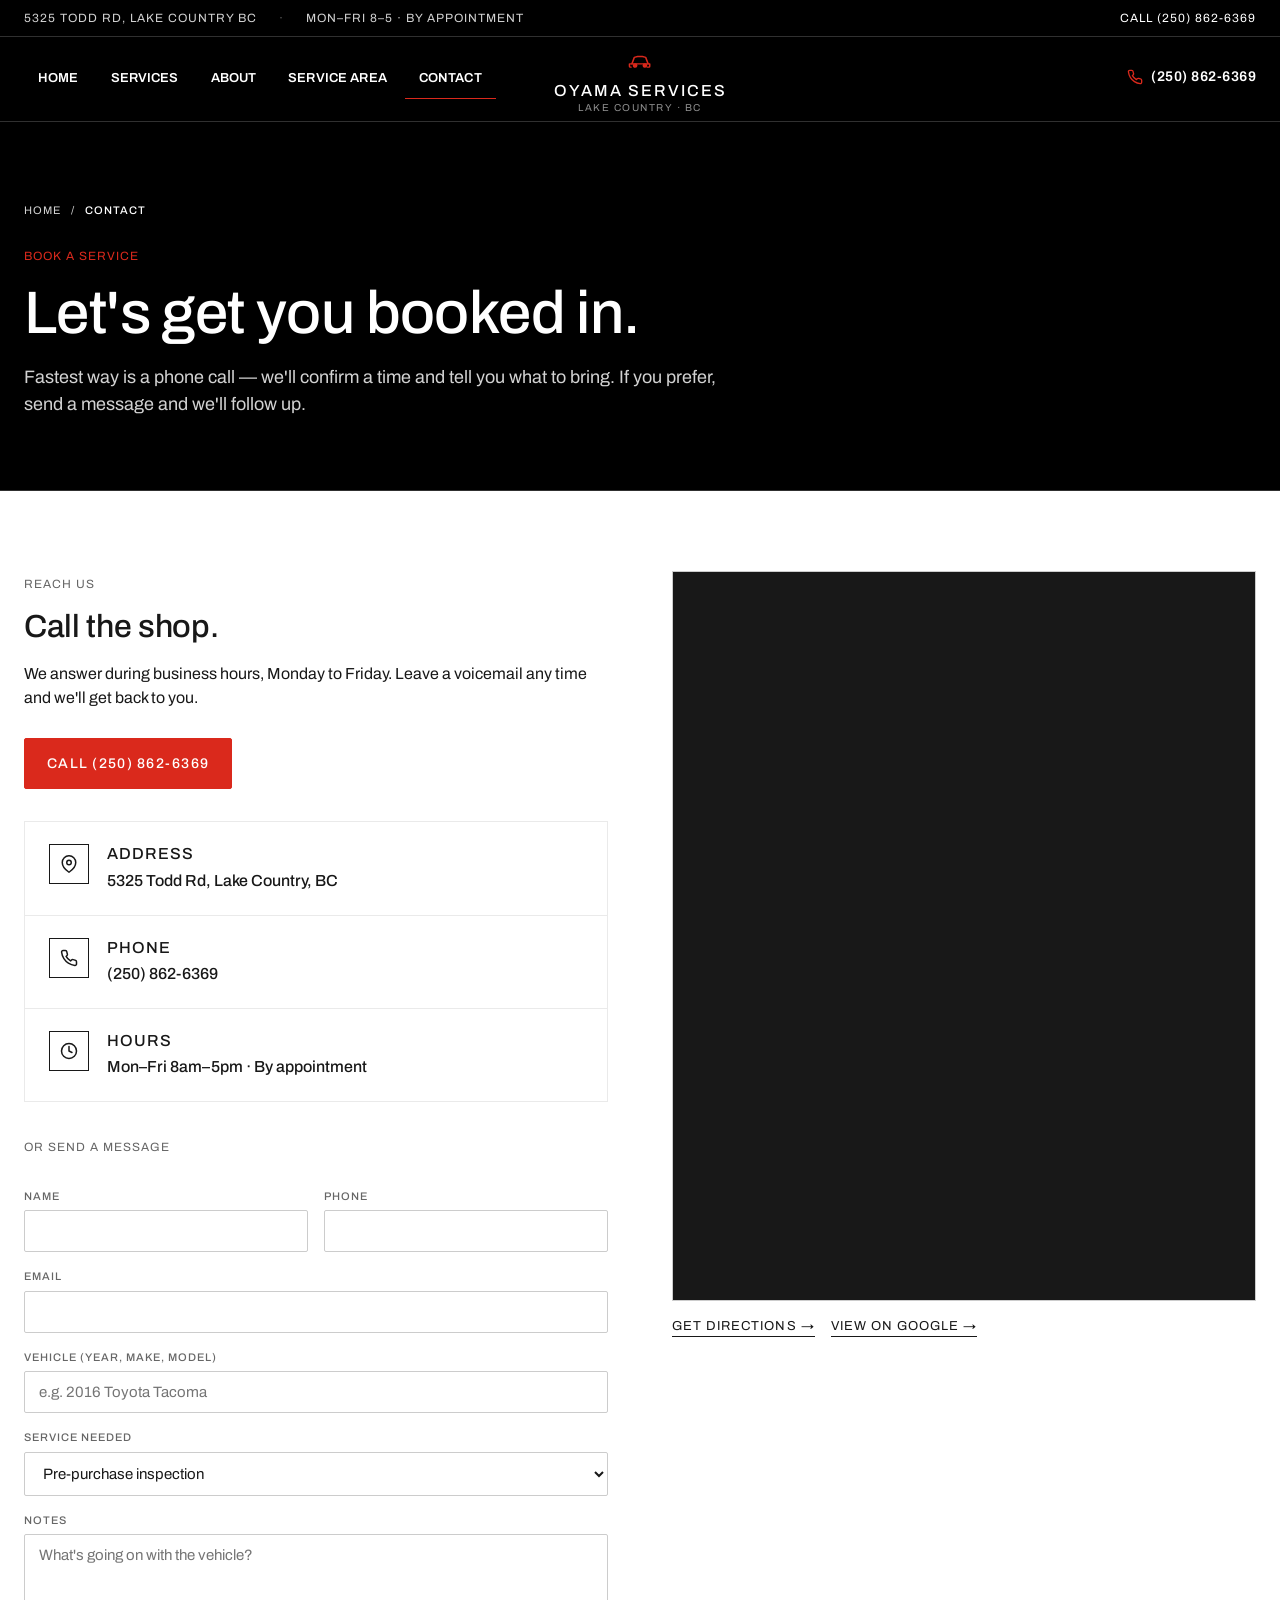
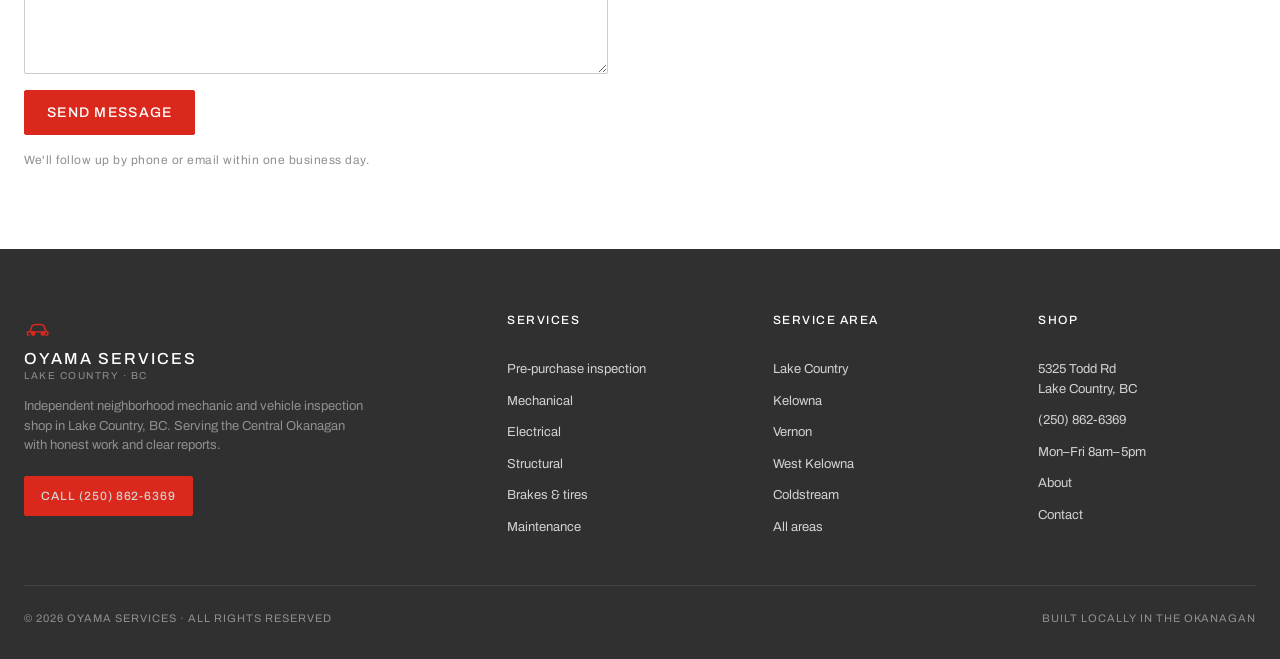
<file: contact.html>
<!doctype html>
<html lang="en">
<head>
<meta charset="utf-8" />
<meta name="viewport" content="width=device-width, initial-scale=1, viewport-fit=cover" />
<title>Contact & Book — Oyama Services, Lake Country BC</title>
<meta name="description" content="Call (250) 862-6369 or visit Oyama Services at 5325 Todd Rd, Lake Country BC. Mon–Fri 8–5. Book a vehicle inspection or repair today." />
<link rel="canonical" href="https://oyamaservices.ca/contact.html" />
<link rel="icon" type="image/svg+xml" href="/favicon.svg" />
<link rel="apple-touch-icon" href="/favicon.svg" />

<meta name="geo.region" content="CA-BC" />
<meta name="geo.placename" content="Lake Country, British Columbia" />
<meta name="geo.position" content="50.0739;-119.4089" />
<meta name="ICBM" content="50.0739, -119.4089" />

<meta property="og:title" content="Contact Oyama Services — Lake Country Mechanic" />
<meta property="og:description" content="5325 Todd Rd, Lake Country BC. (250) 862-6369. Mon–Fri 8–5." />
<meta property="og:url" content="https://oyamaservices.ca/contact.html" />
<meta property="og:site_name" content="Oyama Services" />
<meta property="og:type" content="website" />
<meta property="og:locale" content="en_CA" />
<meta property="og:image" content="https://images.unsplash.com/photo-1486262715619-67b85e0b08d3?auto=format&fit=crop&w=1200&h=630&q=80" />
<meta property="og:image:width" content="1200" />
<meta property="og:image:height" content="630" />
<meta name="twitter:card" content="summary_large_image" />
<meta name="twitter:image" content="https://images.unsplash.com/photo-1486262715619-67b85e0b08d3?auto=format&fit=crop&w=1200&h=630&q=80" />
<meta name="theme-color" content="#000000" />
<meta name="robots" content="index,follow" />

<link rel="preconnect" href="https://fonts.googleapis.com" />
<link rel="preconnect" href="https://fonts.gstatic.com" crossorigin />
<link href="https://fonts.googleapis.com/css2?family=Archivo:wght@400;500;600;700&display=swap" rel="stylesheet" />
<link rel="stylesheet" href="styles.css" />

<script type="application/ld+json">
{
  "@context": "https://schema.org",
  "@type": "BreadcrumbList",
  "itemListElement": [
    { "@type": "ListItem", "position": 1, "name": "Home", "item": "https://oyamaservices.ca/" },
    { "@type": "ListItem", "position": 2, "name": "Contact", "item": "https://oyamaservices.ca/contact.html" }
  ]
}
</script>
<script type="application/ld+json">
{
  "@context": "https://schema.org",
  "@type": "AutoRepair",
  "name": "Oyama Services",
  "telephone": "+1-250-862-6369",
  "address": { "@type": "PostalAddress", "streetAddress": "5325 Todd Rd", "addressLocality": "Lake Country", "addressRegion": "BC", "addressCountry": "CA" },
  "geo": { "@type": "GeoCoordinates", "latitude": 50.0739, "longitude": -119.4089 },
  "openingHoursSpecification": [{ "@type": "OpeningHoursSpecification", "dayOfWeek": ["Monday","Tuesday","Wednesday","Thursday","Friday"], "opens": "08:00", "closes": "17:00" }]
}
</script>
</head>
<body>

<a class="sr-only" href="#main">Skip to content</a>

<div class="topbar">
  <div class="container topbar__inner">
    <div class="topbar__left">
      <span>5325 Todd Rd, Lake Country BC</span>
      <span class="sep hide-sm">·</span>
      <span class="hide-sm">Mon–Fri 8–5 · By appointment</span>
    </div>
    <div><a href="tel:+12508626369">Call (250) 862-6369</a></div>
  </div>
</div>

<header class="header" role="banner">
  <div class="container header__inner">
    <nav class="nav-primary" aria-label="Primary">
      <a href="/">Home</a>
      <a href="/services.html">Services</a>
      <a href="/about.html">About</a>
      <a href="/service-area.html">Service Area</a>
      <a href="/contact.html" class="is-active">Contact</a>
    </nav>
    <a href="/" class="brand"><span class="brand__mark" aria-hidden="true"><svg viewBox="0 0 32 32" width="26" height="26" fill="none" stroke="currentColor" stroke-width="1.8" stroke-linecap="round" stroke-linejoin="round"><path d="M6 22l3-8 4-1h6l4 1 3 8"/><path d="M4 22h24v3a1 1 0 0 1-1 1h-2M5 26H4a1 1 0 0 1-1-1v-3"/><circle cx="10" cy="24" r="2" fill="currentColor"/><circle cx="22" cy="24" r="2" fill="currentColor"/></svg></span><span class="brand__name">Oyama Services</span><span class="brand__tag">Lake Country · BC</span></a>
    <div class="header__cta">
      <a class="phone" href="tel:+12508626369">
        <svg viewBox="0 0 24 24" fill="none" stroke="currentColor" stroke-width="2" stroke-linecap="round" stroke-linejoin="round"><path d="M22 16.92v3a2 2 0 0 1-2.18 2 19.86 19.86 0 0 1-8.63-3.07 19.5 19.5 0 0 1-6-6A19.86 19.86 0 0 1 2.12 4.18 2 2 0 0 1 4.11 2h3a2 2 0 0 1 2 1.72c.13.97.36 1.92.7 2.81a2 2 0 0 1-.45 2.11L8.09 9.91a16 16 0 0 0 6 6l1.27-1.27a2 2 0 0 1 2.11-.45c.89.34 1.84.57 2.81.7A2 2 0 0 1 22 16.92z"/></svg>
        <span>(250) 862-6369</span>
      </a>
      <button class="menu-toggle" aria-label="Open menu" aria-expanded="false" aria-controls="mobile-menu">
        <svg viewBox="0 0 24 24" width="22" height="22" fill="none" stroke="currentColor" stroke-width="2" stroke-linecap="round"><line x1="3" y1="7" x2="21" y2="7"/><line x1="3" y1="12" x2="21" y2="12"/><line x1="3" y1="17" x2="21" y2="17"/></svg>
      </button>
    </div>
  </div>
  <nav class="mobile-menu" id="mobile-menu" aria-label="Mobile">
    <a href="/">Home</a>
    <a href="/services.html">Services</a>
    <a href="/about.html">About</a>
    <a href="/service-area.html">Service Area</a>
    <a href="/contact.html" class="is-active">Contact</a>
  </nav>
</header>

<main id="main">

  <section class="page-hero">
    <div class="container">
      <nav class="breadcrumbs" aria-label="Breadcrumb">
        <a href="/">Home</a><span class="sep">/</span><strong>Contact</strong>
      </nav>
      <span class="eyebrow">Book a service</span>
      <h1>Let's get you booked in.</h1>
      <p>Fastest way is a phone call — we'll confirm a time and tell you what to bring. If you prefer, send a message and we'll follow up.</p>
    </div>
  </section>

  <section class="section">
    <div class="container">
      <div class="contact-grid">
        <div>
          <span class="eyebrow">Reach us</span>
          <h2>Call the shop.</h2>
          <p>We answer during business hours, Monday to Friday. Leave a voicemail any time and we'll get back to you.</p>

          <a class="btn btn--red" href="tel:+12508626369" style="margin-top:12px;">Call (250) 862-6369</a>

          <div class="contact-cards">
            <div class="contact-card">
              <div class="contact-card__icon">
                <svg viewBox="0 0 24 24" width="18" height="18" fill="none" stroke="currentColor" stroke-width="2" stroke-linecap="round" stroke-linejoin="round"><path d="M21 10c0 7-9 13-9 13S3 17 3 10a9 9 0 1 1 18 0z"/><circle cx="12" cy="10" r="3"/></svg>
              </div>
              <div>
                <span class="label">Address</span>
                <a href="https://maps.google.com/?q=5325+Todd+Rd+Lake+Country+BC" target="_blank" rel="noopener">5325 Todd Rd, Lake Country, BC</a>
              </div>
            </div>
            <div class="contact-card">
              <div class="contact-card__icon">
                <svg viewBox="0 0 24 24" width="18" height="18" fill="none" stroke="currentColor" stroke-width="2" stroke-linecap="round" stroke-linejoin="round"><path d="M22 16.92v3a2 2 0 0 1-2.18 2 19.86 19.86 0 0 1-8.63-3.07 19.5 19.5 0 0 1-6-6A19.86 19.86 0 0 1 2.12 4.18 2 2 0 0 1 4.11 2h3a2 2 0 0 1 2 1.72c.13.97.36 1.92.7 2.81a2 2 0 0 1-.45 2.11L8.09 9.91a16 16 0 0 0 6 6l1.27-1.27a2 2 0 0 1 2.11-.45c.89.34 1.84.57 2.81.7A2 2 0 0 1 22 16.92z"/></svg>
              </div>
              <div>
                <span class="label">Phone</span>
                <a href="tel:+12508626369">(250) 862-6369</a>
              </div>
            </div>
            <div class="contact-card">
              <div class="contact-card__icon">
                <svg viewBox="0 0 24 24" width="18" height="18" fill="none" stroke="currentColor" stroke-width="2" stroke-linecap="round" stroke-linejoin="round"><circle cx="12" cy="12" r="10"/><path d="M12 6v6l4 2"/></svg>
              </div>
              <div>
                <span class="label">Hours</span>
                <span>Mon–Fri 8am–5pm · By appointment</span>
              </div>
            </div>
          </div>

          <!-- Replace YOUR_FORM_ID with your Formspree form ID from https://formspree.io -->
          <form class="form" action="https://formspree.io/f/YOUR_FORM_ID" method="post">
            <header style="margin-top:8px;">
              <span class="eyebrow">Or send a message</span>
            </header>
            <div class="form__row">
              <label>Name
                <input type="text" name="name" required autocomplete="name"/>
              </label>
              <label>Phone
                <input type="tel" name="phone" required autocomplete="tel"/>
              </label>
            </div>
            <label>Email
              <input type="email" name="email" autocomplete="email"/>
            </label>
            <label>Vehicle (year, make, model)
              <input type="text" name="vehicle" placeholder="e.g. 2016 Toyota Tacoma"/>
            </label>
            <label>Service needed
              <select name="service">
                <option>Pre-purchase inspection</option>
                <option>Mechanical repair</option>
                <option>Electrical diagnostics</option>
                <option>Brakes / tires</option>
                <option>Maintenance / tune-up</option>
                <option>Something else</option>
              </select>
            </label>
            <label>Notes
              <textarea name="notes" placeholder="What's going on with the vehicle?"></textarea>
            </label>
            <button class="btn btn--red" type="submit" style="justify-self:flex-start;">Send message</button>
            <p class="form__note">We'll follow up by phone or email within one business day.</p>
          </form>
        </div>

        <div>
          <div class="map">
            <iframe
              title="Oyama Services — 5325 Todd Rd, Lake Country, BC"
              loading="lazy"
              allowfullscreen
              referrerpolicy="no-referrer-when-downgrade"
              src="https://www.google.com/maps?q=Oyama+Services+5325+Todd+Rd+Lake+Country+BC&z=15&output=embed"></iframe>
          </div>
          <div style="margin-top:16px;display:flex;gap:16px;flex-wrap:wrap;font-size:13px;letter-spacing:0.08em;text-transform:uppercase;">
            <a href="https://www.google.com/maps/dir/?api=1&destination=5325+Todd+Rd,+Lake+Country,+BC" target="_blank" rel="noopener" style="border-bottom:1px solid currentColor;">Get directions →</a>
            <a href="https://www.google.com/search?q=Oyama+Services+Lake+Country" target="_blank" rel="noopener" style="border-bottom:1px solid currentColor;">View on Google →</a>
          </div>
        </div>
      </div>
    </div>
  </section>

</main>

<footer class="footer" role="contentinfo">
  <div class="container">
    <div class="footer__cols">
      <div class="footer__brand">
        <a href="/" class="brand"><span class="brand__mark" aria-hidden="true"><svg viewBox="0 0 32 32" width="26" height="26" fill="none" stroke="currentColor" stroke-width="1.8" stroke-linecap="round" stroke-linejoin="round"><path d="M6 22l3-8 4-1h6l4 1 3 8"/><path d="M4 22h24v3a1 1 0 0 1-1 1h-2M5 26H4a1 1 0 0 1-1-1v-3"/><circle cx="10" cy="24" r="2" fill="currentColor"/><circle cx="22" cy="24" r="2" fill="currentColor"/></svg></span><span class="brand__name">Oyama Services</span><span class="brand__tag">Lake Country · BC</span></a>
        <p>Independent neighborhood mechanic and vehicle inspection shop in Lake Country, BC. Serving the Central Okanagan with honest work and clear reports.</p>
        <a class="btn btn--red btn--sm" href="tel:+12508626369">Call (250) 862-6369</a>
      </div>
      <div>
        <h4>Services</h4>
        <ul>
          <li><a href="/services.html#pre-purchase">Pre-purchase inspection</a></li>
          <li><a href="/services.html#mechanical">Mechanical</a></li>
          <li><a href="/services.html#electrical">Electrical</a></li>
          <li><a href="/services.html#structural">Structural</a></li>
          <li><a href="/services.html#brakes-tires">Brakes & tires</a></li>
          <li><a href="/services.html#maintenance">Maintenance</a></li>
        </ul>
      </div>
      <div>
        <h4>Service area</h4>
        <ul>
          <li><a href="/service-area.html#lake-country">Lake Country</a></li>
          <li><a href="/service-area.html#kelowna">Kelowna</a></li>
          <li><a href="/service-area.html#vernon">Vernon</a></li>
          <li><a href="/service-area.html#west-kelowna">West Kelowna</a></li>
          <li><a href="/service-area.html#coldstream">Coldstream</a></li>
          <li><a href="/service-area.html">All areas</a></li>
        </ul>
      </div>
      <div>
        <h4>Shop</h4>
        <ul>
          <li>5325 Todd Rd<br/>Lake Country, BC</li>
          <li><a href="tel:+12508626369">(250) 862-6369</a></li>
          <li>Mon–Fri 8am–5pm</li>
          <li><a href="/about.html">About</a></li>
          <li><a href="/contact.html">Contact</a></li>
        </ul>
      </div>
    </div>
    <div class="footer__bottom">
      <span>© <span id="yr"></span> Oyama Services · All rights reserved</span>
      <span>Built locally in the Okanagan</span>
    </div>
  </div>
</footer>

<script>
document.getElementById('yr').textContent = new Date().getFullYear();
(function(){var b=document.querySelector('.menu-toggle');var m=document.getElementById('mobile-menu');if(!b||!m)return;b.addEventListener('click',function(){var o=m.classList.toggle('is-open');b.setAttribute('aria-expanded',o?'true':'false');});})();
</script>
</body>
</html>
</file>
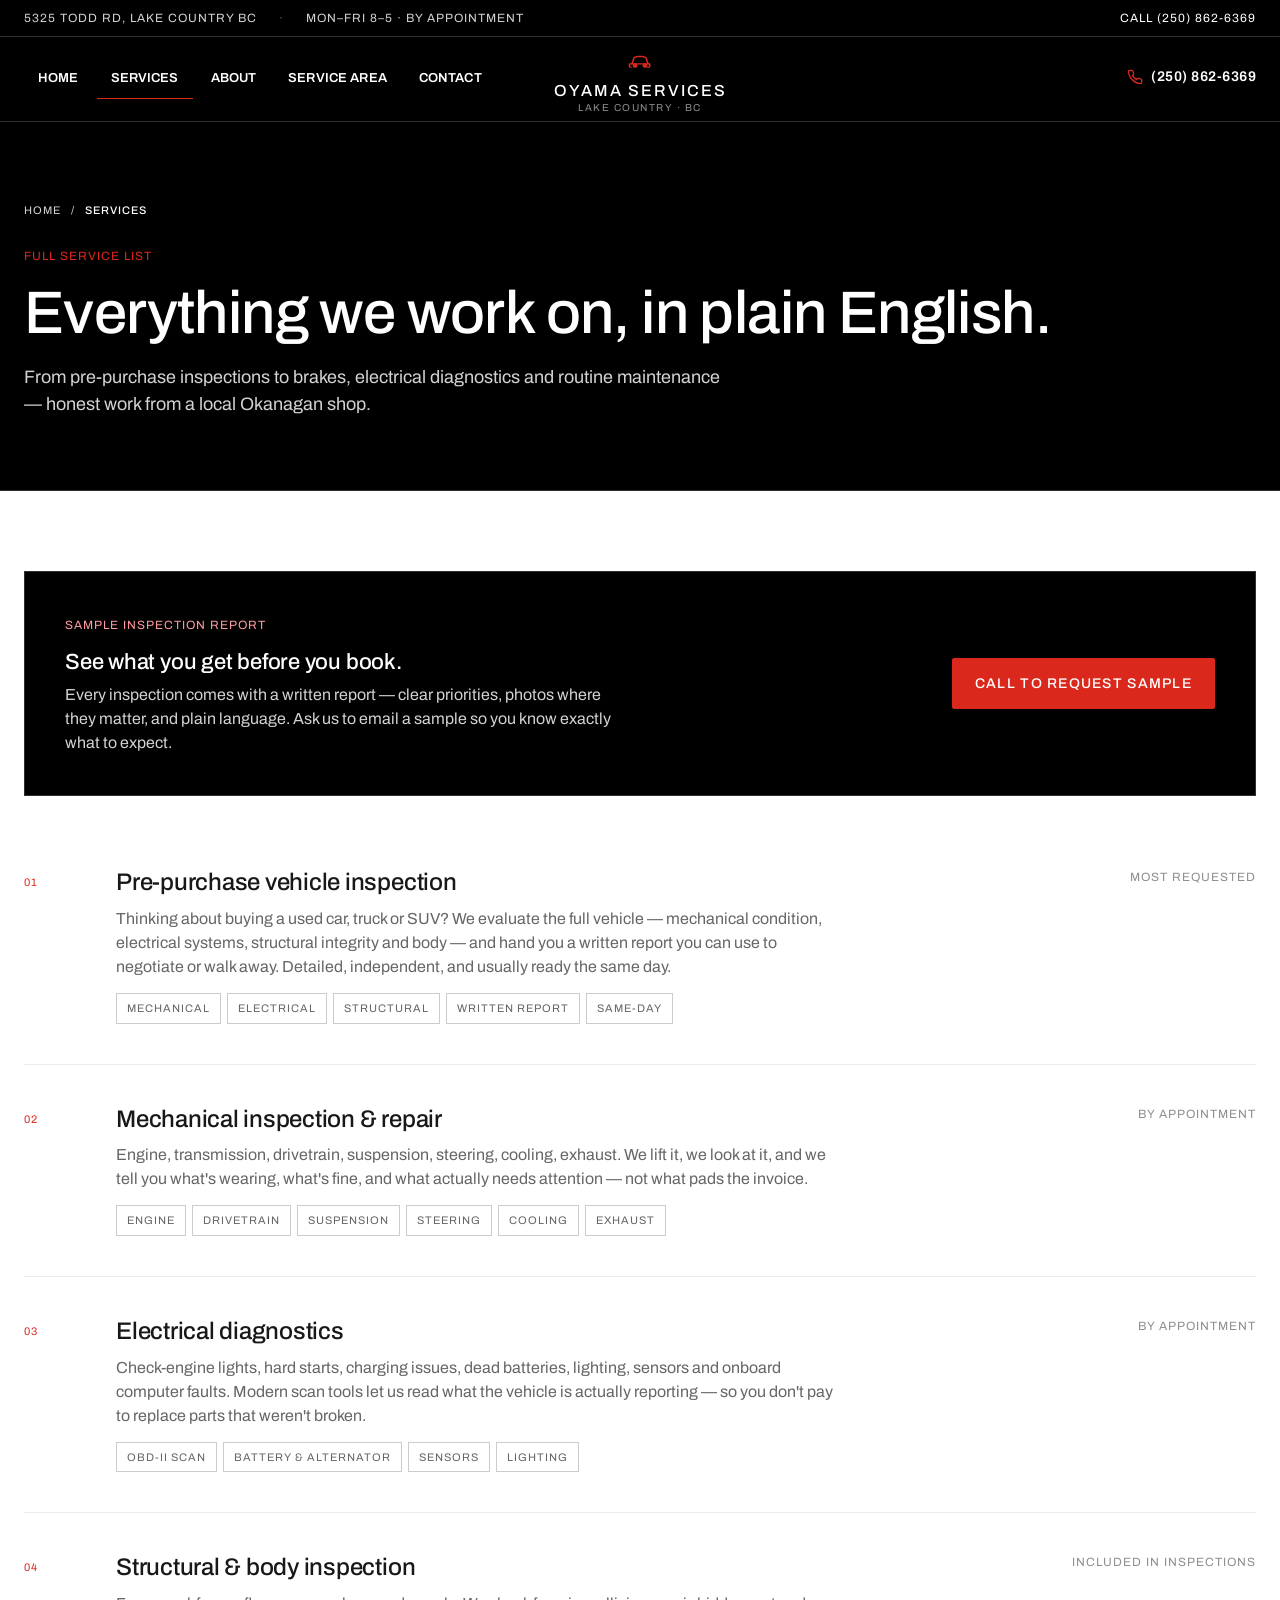
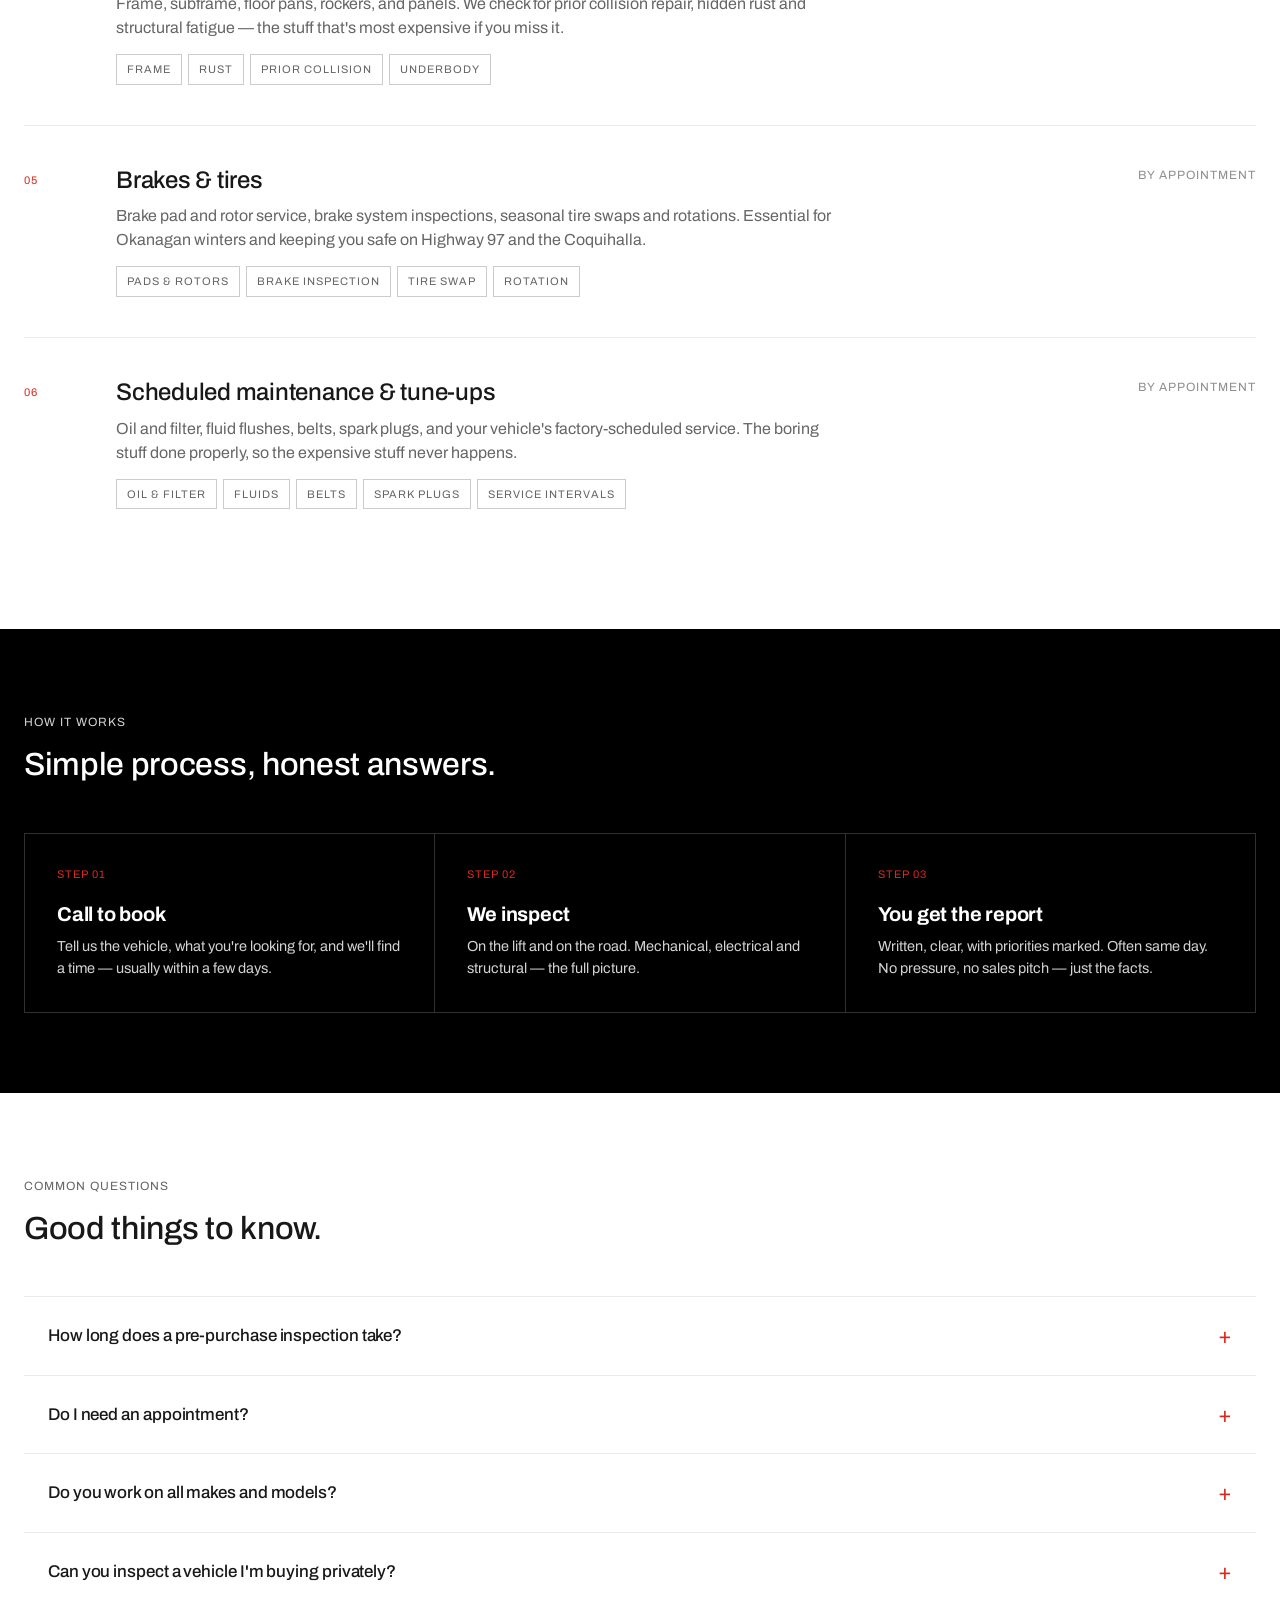
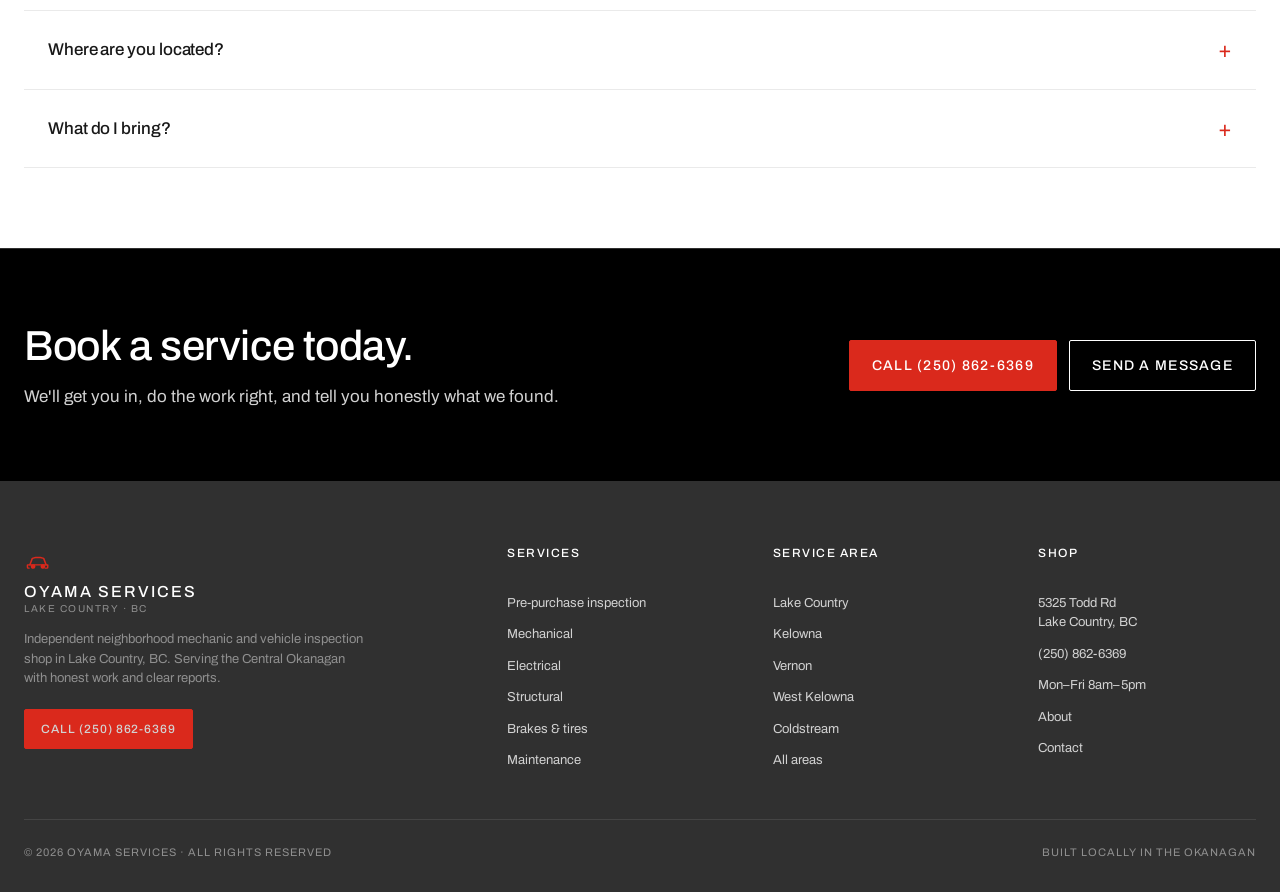
<file: services.html>
<!doctype html>
<html lang="en">
<head>
<meta charset="utf-8" />
<meta name="viewport" content="width=device-width, initial-scale=1, viewport-fit=cover" />
<title>Auto Services & Vehicle Inspections — Oyama Services, Lake Country BC</title>
<meta name="description" content="Pre-purchase inspections, mechanical repair, electrical diagnostics and maintenance in Lake Country, BC. Honest shop serving the Okanagan. Call (250) 862-6369." />
<link rel="canonical" href="https://oyamaservices.ca/services.html" />
<link rel="icon" type="image/svg+xml" href="/favicon.svg" />
<link rel="apple-touch-icon" href="/favicon.svg" />

<meta name="geo.region" content="CA-BC" />
<meta name="geo.placename" content="Lake Country, British Columbia" />
<meta name="geo.position" content="50.0739;-119.4089" />
<meta name="ICBM" content="50.0739, -119.4089" />

<meta property="og:title" content="Auto Services — Oyama Services, Lake Country BC" />
<meta property="og:description" content="Pre-purchase inspections, mechanical, electrical and maintenance services. (250) 862-6369." />
<meta property="og:type" content="website" />
<meta property="og:url" content="https://oyamaservices.ca/services.html" />
<meta property="og:site_name" content="Oyama Services" />
<meta property="og:type" content="website" />
<meta property="og:locale" content="en_CA" />
<meta property="og:image" content="https://images.unsplash.com/photo-1486262715619-67b85e0b08d3?auto=format&fit=crop&w=1200&h=630&q=80" />
<meta property="og:image:width" content="1200" />
<meta property="og:image:height" content="630" />
<meta name="twitter:card" content="summary_large_image" />
<meta name="twitter:image" content="https://images.unsplash.com/photo-1486262715619-67b85e0b08d3?auto=format&fit=crop&w=1200&h=630&q=80" />
<meta name="theme-color" content="#000000" />
<meta name="robots" content="index,follow" />

<link rel="preconnect" href="https://fonts.googleapis.com" />
<link rel="preconnect" href="https://fonts.gstatic.com" crossorigin />
<link href="https://fonts.googleapis.com/css2?family=Archivo:wght@400;500;600;700&display=swap" rel="stylesheet" />
<link rel="stylesheet" href="styles.css" />

<script type="application/ld+json">
{
  "@context": "https://schema.org",
  "@type": "BreadcrumbList",
  "itemListElement": [
    { "@type": "ListItem", "position": 1, "name": "Home", "item": "https://oyamaservices.ca/" },
    { "@type": "ListItem", "position": 2, "name": "Services", "item": "https://oyamaservices.ca/services.html" }
  ]
}
</script>
<script type="application/ld+json">
{
  "@context": "https://schema.org",
  "@type": "FAQPage",
  "mainEntity": [
    {
      "@type": "Question",
      "name": "How long does a pre-purchase inspection take?",
      "acceptedAnswer": { "@type": "Answer", "text": "A typical pre-purchase inspection takes 60–90 minutes in the shop. We usually deliver the written report the same day so you can make a decision quickly." }
    },
    {
      "@type": "Question",
      "name": "Do I need an appointment?",
      "acceptedAnswer": { "@type": "Answer", "text": "Yes — we work by appointment so every vehicle gets proper time on the lift. Call (250) 862-6369 to book." }
    },
    {
      "@type": "Question",
      "name": "Do you work on all makes and models?",
      "acceptedAnswer": { "@type": "Answer", "text": "Yes. As an independent shop we service most domestic and import cars, trucks and SUVs commonly driven in the Okanagan." }
    },
    {
      "@type": "Question",
      "name": "Can you inspect a vehicle I'm buying privately?",
      "acceptedAnswer": { "@type": "Answer", "text": "Absolutely — that's one of our most common jobs. Bring the vehicle (or send the seller) and we'll give you an independent, written report on its real condition." }
    },
    {
      "@type": "Question",
      "name": "Where are you located?",
      "acceptedAnswer": { "@type": "Answer", "text": "5325 Todd Rd, Lake Country, BC — minutes from Highway 97, between Kelowna and Vernon." }
    }
  ]
}
</script>
</head>
<body>

<a class="sr-only" href="#main">Skip to content</a>

<div class="topbar">
  <div class="container topbar__inner">
    <div class="topbar__left">
      <span>5325 Todd Rd, Lake Country BC</span>
      <span class="sep hide-sm">·</span>
      <span class="hide-sm">Mon–Fri 8–5 · By appointment</span>
    </div>
    <div><a href="tel:+12508626369">Call (250) 862-6369</a></div>
  </div>
</div>

<header class="header" role="banner">
  <div class="container header__inner">
    <nav class="nav-primary" aria-label="Primary">
      <a href="/">Home</a>
      <a href="/services.html" class="is-active">Services</a>
      <a href="/about.html">About</a>
      <a href="/service-area.html">Service Area</a>
      <a href="/contact.html">Contact</a>
    </nav>
    <a href="/" class="brand"><span class="brand__mark" aria-hidden="true"><svg viewBox="0 0 32 32" width="26" height="26" fill="none" stroke="currentColor" stroke-width="1.8" stroke-linecap="round" stroke-linejoin="round"><path d="M6 22l3-8 4-1h6l4 1 3 8"/><path d="M4 22h24v3a1 1 0 0 1-1 1h-2M5 26H4a1 1 0 0 1-1-1v-3"/><circle cx="10" cy="24" r="2" fill="currentColor"/><circle cx="22" cy="24" r="2" fill="currentColor"/></svg></span><span class="brand__name">Oyama Services</span><span class="brand__tag">Lake Country · BC</span></a>
    <div class="header__cta">
      <a class="phone" href="tel:+12508626369">
        <svg viewBox="0 0 24 24" fill="none" stroke="currentColor" stroke-width="2" stroke-linecap="round" stroke-linejoin="round"><path d="M22 16.92v3a2 2 0 0 1-2.18 2 19.86 19.86 0 0 1-8.63-3.07 19.5 19.5 0 0 1-6-6A19.86 19.86 0 0 1 2.12 4.18 2 2 0 0 1 4.11 2h3a2 2 0 0 1 2 1.72c.13.97.36 1.92.7 2.81a2 2 0 0 1-.45 2.11L8.09 9.91a16 16 0 0 0 6 6l1.27-1.27a2 2 0 0 1 2.11-.45c.89.34 1.84.57 2.81.7A2 2 0 0 1 22 16.92z"/></svg>
        <span>(250) 862-6369</span>
      </a>
      <button class="menu-toggle" aria-label="Open menu" aria-expanded="false" aria-controls="mobile-menu">
        <svg viewBox="0 0 24 24" width="22" height="22" fill="none" stroke="currentColor" stroke-width="2" stroke-linecap="round"><line x1="3" y1="7" x2="21" y2="7"/><line x1="3" y1="12" x2="21" y2="12"/><line x1="3" y1="17" x2="21" y2="17"/></svg>
      </button>
    </div>
  </div>
  <nav class="mobile-menu" id="mobile-menu" aria-label="Mobile">
    <a href="/">Home</a>
    <a href="/services.html" class="is-active">Services</a>
    <a href="/about.html">About</a>
    <a href="/service-area.html">Service Area</a>
    <a href="/contact.html">Contact</a>
  </nav>
</header>

<main id="main">

  <section class="page-hero">
    <div class="container">
      <nav class="breadcrumbs" aria-label="Breadcrumb">
        <a href="/">Home</a><span class="sep">/</span><strong>Services</strong>
      </nav>
      <span class="eyebrow">Full service list</span>
      <h1>Everything we work on, in plain English.</h1>
      <p>From pre-purchase inspections to brakes, electrical diagnostics and routine maintenance — honest work from a local Okanagan shop.</p>
    </div>
  </section>

  <section class="section">
    <div class="container">

      <div class="callout" style="margin-bottom:32px;">
        <div>
          <span class="eyebrow eyebrow--red" style="color:#ff9b9f;">Sample inspection report</span>
          <h3>See what you get before you book.</h3>
          <p>Every inspection comes with a written report — clear priorities, photos where they matter, and plain language. Ask us to email a sample so you know exactly what to expect.</p>
        </div>
        <a class="btn btn--red" href="tel:+12508626369">Call to request sample</a>
      </div>

      <article class="service-row" id="pre-purchase">
        <div class="service-row__num">01</div>
        <div>
          <h3>Pre-purchase vehicle inspection</h3>
          <p>Thinking about buying a used car, truck or SUV? We evaluate the full vehicle — mechanical condition, electrical systems, structural integrity and body — and hand you a written report you can use to negotiate or walk away. Detailed, independent, and usually ready the same day.</p>
          <div class="service-row__tags">
            <span>Mechanical</span><span>Electrical</span><span>Structural</span><span>Written report</span><span>Same-day</span>
          </div>
        </div>
        <div class="service-row__price">Most requested</div>
      </article>

      <article class="service-row" id="mechanical">
        <div class="service-row__num">02</div>
        <div>
          <h3>Mechanical inspection & repair</h3>
          <p>Engine, transmission, drivetrain, suspension, steering, cooling, exhaust. We lift it, we look at it, and we tell you what's wearing, what's fine, and what actually needs attention — not what pads the invoice.</p>
          <div class="service-row__tags">
            <span>Engine</span><span>Drivetrain</span><span>Suspension</span><span>Steering</span><span>Cooling</span><span>Exhaust</span>
          </div>
        </div>
        <div class="service-row__price">By appointment</div>
      </article>

      <article class="service-row" id="electrical">
        <div class="service-row__num">03</div>
        <div>
          <h3>Electrical diagnostics</h3>
          <p>Check-engine lights, hard starts, charging issues, dead batteries, lighting, sensors and onboard computer faults. Modern scan tools let us read what the vehicle is actually reporting — so you don't pay to replace parts that weren't broken.</p>
          <div class="service-row__tags">
            <span>OBD-II scan</span><span>Battery & alternator</span><span>Sensors</span><span>Lighting</span>
          </div>
        </div>
        <div class="service-row__price">By appointment</div>
      </article>

      <article class="service-row" id="structural">
        <div class="service-row__num">04</div>
        <div>
          <h3>Structural & body inspection</h3>
          <p>Frame, subframe, floor pans, rockers, and panels. We check for prior collision repair, hidden rust and structural fatigue — the stuff that's most expensive if you miss it.</p>
          <div class="service-row__tags">
            <span>Frame</span><span>Rust</span><span>Prior collision</span><span>Underbody</span>
          </div>
        </div>
        <div class="service-row__price">Included in inspections</div>
      </article>

      <article class="service-row" id="brakes-tires">
        <div class="service-row__num">05</div>
        <div>
          <h3>Brakes & tires</h3>
          <p>Brake pad and rotor service, brake system inspections, seasonal tire swaps and rotations. Essential for Okanagan winters and keeping you safe on Highway 97 and the Coquihalla.</p>
          <div class="service-row__tags">
            <span>Pads & rotors</span><span>Brake inspection</span><span>Tire swap</span><span>Rotation</span>
          </div>
        </div>
        <div class="service-row__price">By appointment</div>
      </article>

      <article class="service-row" id="maintenance">
        <div class="service-row__num">06</div>
        <div>
          <h3>Scheduled maintenance & tune-ups</h3>
          <p>Oil and filter, fluid flushes, belts, spark plugs, and your vehicle's factory-scheduled service. The boring stuff done properly, so the expensive stuff never happens.</p>
          <div class="service-row__tags">
            <span>Oil & filter</span><span>Fluids</span><span>Belts</span><span>Spark plugs</span><span>Service intervals</span>
          </div>
        </div>
        <div class="service-row__price">By appointment</div>
      </article>

    </div>
  </section>

  <!-- Process -->
  <section class="section section--dark">
    <div class="container">
      <header class="section__head">
        <span class="eyebrow eyebrow--red">How it works</span>
        <h2>Simple process, honest answers.</h2>
      </header>
      <div class="services">
        <article class="service">
          <div class="service__num">Step 01</div>
          <h3>Call to book</h3>
          <p>Tell us the vehicle, what you're looking for, and we'll find a time — usually within a few days.</p>
        </article>
        <article class="service">
          <div class="service__num">Step 02</div>
          <h3>We inspect</h3>
          <p>On the lift and on the road. Mechanical, electrical and structural — the full picture.</p>
        </article>
        <article class="service">
          <div class="service__num">Step 03</div>
          <h3>You get the report</h3>
          <p>Written, clear, with priorities marked. Often same day. No pressure, no sales pitch — just the facts.</p>
        </article>
      </div>
    </div>
  </section>

  <!-- FAQ -->
  <section class="section">
    <div class="container">
      <header class="section__head">
        <span class="eyebrow">Common questions</span>
        <h2>Good things to know.</h2>
      </header>
      <div class="faq">
        <details>
          <summary>How long does a pre-purchase inspection take?</summary>
          <p>A typical pre-purchase inspection takes 60–90 minutes in the shop. We usually deliver the written report the same day so you can make a decision quickly.</p>
        </details>
        <details>
          <summary>Do I need an appointment?</summary>
          <p>Yes — we work by appointment so every vehicle gets proper time on the lift and our full attention. Call (250) 862-6369 to book.</p>
        </details>
        <details>
          <summary>Do you work on all makes and models?</summary>
          <p>Yes. As an independent shop we service most domestic and import cars, trucks, and SUVs commonly driven in the Okanagan.</p>
        </details>
        <details>
          <summary>Can you inspect a vehicle I'm buying privately?</summary>
          <p>Absolutely — that's one of our most common jobs. Bring the vehicle (or send the seller) and we'll give you an independent, written report on its real condition.</p>
        </details>
        <details>
          <summary>Where are you located?</summary>
          <p>5325 Todd Rd, Lake Country, BC — minutes from Highway 97, between Kelowna and Vernon.</p>
        </details>
        <details>
          <summary>What do I bring?</summary>
          <p>The vehicle, the keys, and any service records you have. That's it.</p>
        </details>
      </div>
    </div>
  </section>

  <section class="cta-band">
    <div class="container cta-band__inner">
      <div>
        <h2>Book a service today.</h2>
        <p>We'll get you in, do the work right, and tell you honestly what we found.</p>
      </div>
      <div class="cta-band__actions">
        <a class="btn btn--red" href="tel:+12508626369">Call (250) 862-6369</a>
        <a class="btn btn--ghost" href="/contact.html">Send a message</a>
      </div>
    </div>
  </section>

</main>

<footer class="footer" role="contentinfo">
  <div class="container">
    <div class="footer__cols">
      <div class="footer__brand">
        <a href="/" class="brand"><span class="brand__mark" aria-hidden="true"><svg viewBox="0 0 32 32" width="26" height="26" fill="none" stroke="currentColor" stroke-width="1.8" stroke-linecap="round" stroke-linejoin="round"><path d="M6 22l3-8 4-1h6l4 1 3 8"/><path d="M4 22h24v3a1 1 0 0 1-1 1h-2M5 26H4a1 1 0 0 1-1-1v-3"/><circle cx="10" cy="24" r="2" fill="currentColor"/><circle cx="22" cy="24" r="2" fill="currentColor"/></svg></span><span class="brand__name">Oyama Services</span><span class="brand__tag">Lake Country · BC</span></a>
        <p>Independent neighborhood mechanic and vehicle inspection shop in Lake Country, BC. Serving the Central Okanagan with honest work and clear reports.</p>
        <a class="btn btn--red btn--sm" href="tel:+12508626369">Call (250) 862-6369</a>
      </div>
      <div>
        <h4>Services</h4>
        <ul>
          <li><a href="/services.html#pre-purchase">Pre-purchase inspection</a></li>
          <li><a href="/services.html#mechanical">Mechanical</a></li>
          <li><a href="/services.html#electrical">Electrical</a></li>
          <li><a href="/services.html#structural">Structural</a></li>
          <li><a href="/services.html#brakes-tires">Brakes & tires</a></li>
          <li><a href="/services.html#maintenance">Maintenance</a></li>
        </ul>
      </div>
      <div>
        <h4>Service area</h4>
        <ul>
          <li><a href="/service-area.html#lake-country">Lake Country</a></li>
          <li><a href="/service-area.html#kelowna">Kelowna</a></li>
          <li><a href="/service-area.html#vernon">Vernon</a></li>
          <li><a href="/service-area.html#west-kelowna">West Kelowna</a></li>
          <li><a href="/service-area.html#coldstream">Coldstream</a></li>
          <li><a href="/service-area.html">All areas</a></li>
        </ul>
      </div>
      <div>
        <h4>Shop</h4>
        <ul>
          <li>5325 Todd Rd<br/>Lake Country, BC</li>
          <li><a href="tel:+12508626369">(250) 862-6369</a></li>
          <li>Mon–Fri 8am–5pm</li>
          <li><a href="/about.html">About</a></li>
          <li><a href="/contact.html">Contact</a></li>
        </ul>
      </div>
    </div>
    <div class="footer__bottom">
      <span>© <span id="yr"></span> Oyama Services · All rights reserved</span>
      <span>Built locally in the Okanagan</span>
    </div>
  </div>
</footer>

<script>
document.getElementById('yr').textContent = new Date().getFullYear();
(function(){var b=document.querySelector('.menu-toggle');var m=document.getElementById('mobile-menu');if(!b||!m)return;b.addEventListener('click',function(){var o=m.classList.toggle('is-open');b.setAttribute('aria-expanded',o?'true':'false');});})();
</script>
</body>
</html>
</file>
<file: styles.css>
/* Oyama Services — Ferrari-inspired editorial design
   Chiaroscuro: deep black cinematic sections alternating with white editorial panels.
   Red (#DA291C) is used ONLY for primary CTAs and brand moments. */

:root {
  /* Ferrari palette, mapped to Oyama Services */
  --red:        #DA291C;   /* Ferrari Red - CTAs and brand moments only */
  --red-90:     #B01E0A;
  --red-80:     #9D2211;

  --black:      #000000;
  --ink:        #181818;   /* Near black - body text on light */
  --surface-90: #303030;   /* Dark surface (footer, newsletter) */
  --gray-60:    #666666;   /* Secondary text */
  --gray-50:    #8F8F8F;   /* Tertiary text */
  --gray-55:    #969696;   /* Placeholder */
  --gray-20:    #D2D2D2;   /* Light gray surface / border on dark */
  --border:     #CCCCCC;   /* Default border on light */
  --border-faint:#EAEAEA;

  --white:      #FFFFFF;

  --yellow:     #FFF200;   /* Racing yellow (heritage accent, rare) */

  --container: 1280px;
  --radius:    2px;
  --radius-md: 8px;

  --font:       "Archivo", "Helvetica Neue", Arial, Helvetica, sans-serif;
  --font-label: "Archivo", "Helvetica Neue", Arial, Helvetica, sans-serif;
}

*, *::before, *::after { box-sizing: border-box; }

html { scroll-behavior: smooth; }
html, body {
  margin: 0;
  background: var(--white);
  color: var(--ink);
  font-family: var(--font);
  font-size: 16px;
  line-height: 1.5;
  -webkit-font-smoothing: antialiased;
  -moz-osx-font-smoothing: grayscale;
}
img, svg, video { display: block; max-width: 100%; }
a { color: inherit; text-decoration: none; transition: color .15s ease; }
a:hover { color: #3860BE; }

h1, h2, h3, h4 {
  font-family: var(--font);
  font-weight: 500;
  letter-spacing: -0.01em;
  line-height: 1.2;
  color: inherit;
  margin: 0 0 16px;
}
h1 { font-size: clamp(32px, 4.6vw, 52px); font-weight: 500; line-height: 1.1; }
h2 { font-size: clamp(24px, 2.8vw, 32px); font-weight: 500; }
h3 { font-size: 18px; font-weight: 700; line-height: 1.2; }
p  { margin: 0 0 16px; }

.container {
  width: 100%;
  max-width: var(--container);
  margin: 0 auto;
  padding: 0 24px;
}
@media (max-width: 600px) { .container { padding: 0 16px; } }

/* ---------- Labels (Body-Font uppercase) ---------- */

.label, .eyebrow {
  font-family: var(--font-label);
  text-transform: uppercase;
  letter-spacing: 1px;
  font-size: 12px;
  font-weight: 400;
  line-height: 1.27;
  color: var(--gray-50);
}
.eyebrow { display: inline-block; margin-bottom: 16px; color: var(--gray-60); }
.eyebrow--red { color: var(--red); }
.eyebrow--light { color: var(--gray-20); }

/* ---------- Buttons ---------- */

.btn {
  display: inline-flex;
  align-items: center;
  justify-content: center;
  gap: 10px;
  padding: 14px 22px;
  border-radius: var(--radius);
  font-family: var(--font);
  font-size: 14px;
  font-weight: 500;
  letter-spacing: 1.28px;
  text-transform: uppercase;
  border: 1px solid transparent;
  cursor: pointer;
  transition: background .2s ease, color .2s ease, border-color .2s ease, opacity .2s ease;
  white-space: nowrap;
  min-height: 44px;
}

/* Primary (White on dark, black on light) */
.btn--primary {
  background: var(--white);
  color: var(--black);
  border-color: var(--black);
}
.btn--primary:hover { background: #1EAEDB; color: var(--white); border-color: #1EAEDB; opacity: 0.9; }

/* Red - reserved for THE primary conversion CTA only */
.btn--red {
  background: var(--red);
  color: var(--white);
  border-color: var(--red);
}
.btn--red:hover { background: var(--red-90); border-color: var(--red-90); color: var(--white); }

/* Ghost (for dark backgrounds) */
.btn--ghost {
  background: transparent;
  color: var(--white);
  border: 1px solid var(--white);
}
.btn--ghost:hover { background: #1EAEDB; color: var(--white); border-color: #1EAEDB; opacity: 0.9; }

.btn--sm { padding: 10px 16px; font-size: 12px; letter-spacing: 0.96px; min-height: 40px; }

/* ---------- Top bar ---------- */

.topbar {
  background: var(--black);
  color: var(--white);
  font-size: 12px;
  letter-spacing: 1px;
  text-transform: uppercase;
  border-bottom: 1px solid var(--surface-90);
}
.topbar__inner {
  display: flex; justify-content: space-between; align-items: center;
  height: 36px; gap: 16px;
}
.topbar a { color: var(--white); }
.topbar a:hover { color: var(--gray-20); }
.topbar__left { display: inline-flex; gap: 22px; align-items: center; color: var(--gray-20); }
.topbar__left .sep { color: var(--gray-60); }
@media (max-width: 640px) { .topbar__left .hide-sm { display: none; } }

/* ---------- Header ---------- */

.header {
  background: var(--black);
  color: var(--white);
  border-bottom: 1px solid var(--surface-90);
}
.header__inner {
  display: grid;
  grid-template-columns: 1fr auto 1fr;
  align-items: center;
  height: 84px;
  gap: 24px;
}
.header__inner .nav-primary { justify-self: start; }
.header__inner .brand      { justify-self: center; }
.header__inner .header__cta{ justify-self: end; }

.brand {
  display: inline-flex; flex-direction: column; align-items: center; gap: 4px;
  color: var(--white);
}
.brand__name {
  font-family: var(--font); font-weight: 500;
  letter-spacing: 2px; text-transform: uppercase;
  font-size: 16px; line-height: 1;
}
.brand__tag {
  font-family: var(--font-label);
  font-size: 10px; letter-spacing: 1.5px; text-transform: uppercase;
  color: var(--gray-50);
}

.nav-primary {
  display: inline-flex; gap: 4px; align-items: center;
}
.nav-primary a {
  color: var(--white);
  font-size: 13px; font-weight: 600; letter-spacing: 0.13px;
  padding: 10px 14px;
  border-bottom: 1px solid transparent;
  text-transform: uppercase;
}
.nav-primary a:hover { color: var(--white); border-bottom-color: var(--red); }
.nav-primary a.is-active { border-bottom-color: var(--red); }

.header__cta .phone {
  display: inline-flex; align-items: center; gap: 8px;
  color: var(--white);
  font-weight: 600; font-size: 14px;
  letter-spacing: 0.5px;
  font-variant-numeric: tabular-nums;
}
.header__cta .phone svg { width: 16px; height: 16px; color: var(--red); }

.menu-toggle {
  display: none;
  background: transparent; border: 1px solid var(--white);
  color: var(--white);
  width: 40px; height: 40px;
  border-radius: var(--radius);
  cursor: pointer;
  align-items: center; justify-content: center;
}

@media (max-width: 960px) {
  .header__inner { grid-template-columns: auto 1fr auto; height: 72px; }
  .nav-primary { display: none; }
  .menu-toggle { display: inline-flex; }
  .header__cta .phone span { display: none; }
}

/* Mobile drawer */
.mobile-menu {
  display: none;
  background: var(--black);
  border-top: 1px solid var(--surface-90);
}
.mobile-menu.is-open { display: block; }
.mobile-menu a {
  display: block;
  padding: 18px 24px;
  color: var(--white);
  font-size: 14px; font-weight: 600;
  text-transform: uppercase; letter-spacing: 1px;
  border-bottom: 1px solid var(--surface-90);
}
.mobile-menu a.is-active { color: var(--red); }

/* ---------- Section base ---------- */

.section {
  padding: 80px 0;
}
.section--dark {
  background: var(--black);
  color: var(--white);
}
.section--dark h1, .section--dark h2, .section--dark h3 { color: var(--white); }
.section--dark .eyebrow { color: var(--gray-20); }

.section--surface {
  background: var(--surface-90);
  color: var(--white);
}
.section--surface h2, .section--surface h3 { color: var(--white); }

.section__head { max-width: 760px; margin: 0 0 48px; }
.section__head h2 { margin-bottom: 14px; }
.section__lede { font-size: 17px; color: var(--gray-60); margin: 0; }
.section--dark .section__lede, .section--surface .section__lede { color: var(--gray-20); }

@media (max-width: 600px) {
  .section { padding: 56px 0; }
  .section__head { margin-bottom: 32px; }
}

/* ---------- Hero (cinematic, black) ---------- */

.hero {
  background: var(--black);
  color: var(--white);
  padding: 96px 0 80px;
  position: relative;
  overflow: hidden;
}
.hero__inner {
  display: grid;
  grid-template-columns: 1.2fr 1fr;
  gap: 64px;
  align-items: center;
  position: relative;
  z-index: 1;
}
.hero__title {
  font-size: clamp(40px, 6vw, 72px);
  font-weight: 500;
  line-height: 1.05;
  letter-spacing: -0.02em;
  margin-bottom: 24px;
}
.hero__title .mark { color: var(--red); }
.hero__sub {
  font-size: 18px;
  color: var(--gray-20);
  max-width: 540px;
  margin: 0 0 36px;
  line-height: 1.6;
}
.hero__ctas { display: flex; flex-wrap: wrap; gap: 12px; margin-bottom: 48px; }
.hero__meta {
  display: grid;
  grid-template-columns: repeat(3, 1fr);
  gap: 32px;
  padding-top: 32px;
  border-top: 1px solid var(--surface-90);
}
.hero__meta dt {
  font-family: var(--font-label);
  font-size: 11px; text-transform: uppercase; letter-spacing: 1px;
  color: var(--gray-50); margin-bottom: 8px;
}
.hero__meta dd { margin: 0; font-size: 14px; color: var(--white); font-weight: 500; }

.hero__visual {
  position: relative;
  aspect-ratio: 4/5;
  background:
    linear-gradient(135deg, #1a1a1a 0%, #000 100%);
  overflow: hidden;
  border: 1px solid var(--surface-90);
}
.hero__visual::before {
  content: "";
  position: absolute; inset: 0;
  background:
    radial-gradient(500px 300px at 80% 30%, rgba(218,41,28,0.18), transparent 60%),
    repeating-linear-gradient(45deg, rgba(255,255,255,0.015) 0 1px, transparent 1px 20px);
}
.hero__visual-shape {
  position: absolute; inset: 0;
  display: grid; place-items: center;
  color: rgba(255,255,255,0.04);
}
.hero__visual-shape svg { width: 70%; height: auto; }
.hero__visual img {
  position: absolute; inset: 0;
  width: 100%; height: 100%;
  object-fit: cover;
  filter: grayscale(0.1) contrast(1.05);
  z-index: 0;
}
.hero__visual::before { z-index: 1; }
.hero__visual::after {
  content: "";
  position: absolute; inset: 0;
  background: linear-gradient(180deg, rgba(0,0,0,0.15) 0%, rgba(0,0,0,0.55) 75%, rgba(0,0,0,0.8) 100%);
  z-index: 1;
}
.hero__caption { z-index: 2; }
.hero__caption {
  position: absolute; left: 24px; bottom: 24px; right: 24px;
  display: flex; align-items: center; gap: 14px;
  padding: 16px 18px;
  background: rgba(0,0,0,0.7);
  border: 1px solid var(--surface-90);
  backdrop-filter: blur(6px);
}
.hero__caption-icon {
  width: 40px; height: 40px; flex-shrink: 0;
  display: grid; place-items: center;
  background: var(--red); color: var(--white);
}
.hero__caption strong { display: block; font-size: 13px; letter-spacing: 1px; text-transform: uppercase; font-weight: 500; }
.hero__caption span  { font-size: 12px; color: var(--gray-20); }

@media (max-width: 860px) {
  .hero { padding: 56px 0 64px; }
  .hero__inner { grid-template-columns: 1fr; gap: 40px; }
  .hero__visual { aspect-ratio: 16/11; order: -1; }
  .hero__meta { grid-template-columns: 1fr 1fr; gap: 20px; }
}

/* ---------- Services grid (editorial cards) ---------- */

.services {
  display: grid;
  grid-template-columns: repeat(3, 1fr);
  gap: 1px;
  background: var(--border-faint);
  border: 1px solid var(--border-faint);
}
.service {
  background: var(--white);
  padding: 32px;
  display: flex; flex-direction: column;
  transition: background .2s ease;
}
.service:hover { background: #fafafa; }
.service__num {
  font-family: var(--font-label);
  font-size: 11px; letter-spacing: 1px; text-transform: uppercase;
  color: var(--red); margin-bottom: 20px;
}
.service__icon {
  width: 44px; height: 44px;
  display: grid; place-items: center;
  color: var(--black);
  border: 1px solid var(--black);
  margin-bottom: 22px;
}
.service h3 { font-size: 20px; font-weight: 700; margin-bottom: 10px; color: var(--ink); }
.service p { margin: 0; color: var(--gray-60); font-size: 14.5px; flex-grow: 1; }
.service__link {
  display: inline-flex; gap: 8px; align-items: center;
  margin-top: 20px;
  font-family: var(--font-label);
  font-size: 12px; letter-spacing: 1px; text-transform: uppercase; font-weight: 500;
  color: var(--black);
  padding-bottom: 4px;
  border-bottom: 1px solid var(--black);
  align-self: flex-start;
}
.service__link:hover { color: var(--red); border-bottom-color: var(--red); }

.section--dark .services { background: var(--surface-90); border-color: var(--surface-90); }
.section--dark .service { background: var(--black); color: var(--white); }
.section--dark .service:hover { background: #0a0a0a; }
.section--dark .service h3 { color: var(--white); }
.section--dark .service p { color: var(--gray-20); }
.section--dark .service__icon { color: var(--white); border-color: var(--white); }
.section--dark .service__link { color: var(--white); border-bottom-color: var(--white); }
.section--dark .service__link:hover { color: var(--red); border-bottom-color: var(--red); }

@media (max-width: 900px) { .services { grid-template-columns: repeat(2, 1fr); } }
@media (max-width: 560px) { .services { grid-template-columns: 1fr; } }

/* ---------- Editorial two-column ---------- */

.editorial {
  display: grid;
  grid-template-columns: 1fr 1fr;
  gap: 64px;
  align-items: center;
}
.editorial--flip .editorial__media { order: 2; }
.editorial__media {
  aspect-ratio: 5/4;
  background: var(--ink);
  position: relative;
  overflow: hidden;
  border: 1px solid var(--surface-90);
}
.editorial__media::before {
  content: "";
  position: absolute; inset: 0;
  background: radial-gradient(400px 220px at 30% 40%, rgba(218,41,28,0.15), transparent 60%);
}
.editorial__media svg {
  position: absolute; inset: 0; margin: auto;
  width: 60%; height: auto; opacity: 0.08; color: var(--white);
}
.editorial__media img {
  position: absolute; inset: 0;
  width: 100%; height: 100%;
  object-fit: cover;
  filter: contrast(1.02);
}
.editorial__media--photo::before { opacity: 0.55; z-index: 1; }

/* Owner / team portrait */
.portrait {
  display: grid;
  grid-template-columns: 220px 1fr;
  gap: 32px;
  align-items: center;
  padding: 32px;
  background: var(--white);
  border: 1px solid var(--border-faint);
}
.portrait__img {
  aspect-ratio: 4/5;
  overflow: hidden;
  background: var(--ink);
  border: 1px solid var(--border);
}
.portrait__img img { width: 100%; height: 100%; object-fit: cover; }
.portrait h3 { margin-bottom: 6px; font-size: 22px; font-weight: 500; }
.portrait .label { display: block; margin-bottom: 14px; color: var(--red); }
.portrait p { margin: 0 0 12px; color: var(--gray-60); }
.section--dark .portrait { background: var(--black); border-color: var(--surface-90); }
.section--dark .portrait h3 { color: var(--white); }
.section--dark .portrait p { color: var(--gray-20); }
@media (max-width: 640px) {
  .portrait { grid-template-columns: 1fr; padding: 24px; gap: 20px; }
  .portrait__img { max-width: 200px; }
}

/* Brand mark SVG */
.brand__mark {
  display: inline-grid; place-items: center;
  width: 28px; height: 28px;
  margin-bottom: 6px;
  color: var(--red);
}

/* Logo stacked (header) */
.brand { line-height: 1; }

/* Report callout */
.callout {
  display: grid;
  grid-template-columns: 1fr auto;
  gap: 32px;
  align-items: center;
  padding: 40px;
  background: var(--black);
  color: var(--white);
  border: 1px solid var(--surface-90);
}
.callout h3 { color: var(--white); margin-bottom: 8px; font-size: 22px; font-weight: 500; }
.callout p  { margin: 0; color: var(--gray-20); max-width: 560px; }
@media (max-width: 640px) {
  .callout { grid-template-columns: 1fr; padding: 28px; }
}
.editorial__text h2 { margin-bottom: 20px; }
.editorial__text p { font-size: 16px; color: var(--gray-60); margin-bottom: 18px; }
.section--dark .editorial__text p { color: var(--gray-20); }

@media (max-width: 860px) {
  .editorial { grid-template-columns: 1fr; gap: 32px; }
  .editorial--flip .editorial__media { order: -1; }
}

/* ---------- Ticks ---------- */

.ticks { list-style: none; padding: 0; margin: 0 0 24px; display: grid; gap: 10px; }
.ticks li {
  position: relative;
  padding-left: 28px;
  font-size: 15.5px;
}
.ticks li::before {
  content: ""; position: absolute;
  left: 0; top: 7px;
  width: 14px; height: 14px;
  border: 1px solid currentColor;
}
.ticks li::after {
  content: ""; position: absolute;
  left: 3px; top: 10px;
  width: 8px; height: 4px;
  border-left: 2px solid var(--red);
  border-bottom: 2px solid var(--red);
  transform: rotate(-45deg);
}

/* ---------- Stat strip ---------- */

.stat-strip {
  display: grid;
  grid-template-columns: repeat(4, 1fr);
  gap: 1px;
  background: var(--surface-90);
  border: 1px solid var(--surface-90);
}
.stat {
  background: var(--black);
  padding: 32px 24px;
  color: var(--white);
}
.stat strong {
  display: block;
  font-size: 40px; font-weight: 500;
  letter-spacing: -0.02em;
  color: var(--white);
  margin-bottom: 8px;
  line-height: 1;
}
.stat .label { color: var(--gray-50); }
@media (max-width: 720px) { .stat-strip { grid-template-columns: 1fr 1fr; } }

/* ---------- Areas (service area) ---------- */

.areas {
  display: grid; grid-template-columns: repeat(4, 1fr); gap: 1px;
  background: var(--border-faint); border: 1px solid var(--border-faint);
  list-style: none; padding: 0; margin: 0;
}
.areas a {
  display: flex; justify-content: space-between; align-items: center;
  background: var(--white);
  padding: 24px;
  font-weight: 500; letter-spacing: 0.5px;
  color: var(--ink);
  text-transform: uppercase; font-size: 14px;
  transition: background .2s ease;
}
.areas a:hover { background: var(--black); color: var(--white); }
.areas a .arrow { color: var(--red); opacity: 0; transform: translateX(-6px); transition: all .2s ease; }
.areas a:hover .arrow { opacity: 1; transform: translateX(0); }
@media (max-width: 860px) { .areas { grid-template-columns: repeat(2, 1fr); } }
@media (max-width: 440px) { .areas { grid-template-columns: 1fr; } }

/* ---------- CTA band (black with red CTA) ---------- */

.cta-band {
  background: var(--black);
  color: var(--white);
  padding: 72px 0;
  border-top: 1px solid var(--surface-90);
  border-bottom: 1px solid var(--surface-90);
}
.cta-band__inner {
  display: grid;
  grid-template-columns: 1.5fr 1fr;
  gap: 40px;
  align-items: center;
}
.cta-band h2 { color: var(--white); margin: 0 0 12px; font-size: clamp(28px, 3.4vw, 42px); }
.cta-band p  { color: var(--gray-20); margin: 0; font-size: 17px; }
.cta-band__actions { display: flex; gap: 12px; justify-content: flex-end; flex-wrap: wrap; }
@media (max-width: 760px) {
  .cta-band__inner { grid-template-columns: 1fr; }
  .cta-band__actions { justify-content: flex-start; }
}

/* ---------- Reviews (editorial cards) ---------- */

.reviews { display: grid; grid-template-columns: repeat(3, 1fr); gap: 1px; background: var(--border-faint); border: 1px solid var(--border-faint); }
.review { background: var(--white); padding: 32px; }
.review__stars { color: var(--red); letter-spacing: 3px; font-size: 14px; margin-bottom: 14px; }
.review__text { font-size: 16px; color: var(--ink); margin: 0 0 20px; line-height: 1.55; }
.review__who { font-size: 12px; letter-spacing: 1px; text-transform: uppercase; color: var(--gray-50); }
.review__who strong { color: var(--ink); font-weight: 600; letter-spacing: 1px; }
@media (max-width: 860px) { .reviews { grid-template-columns: 1fr; } }

/* ---------- Breadcrumbs ---------- */

.breadcrumbs {
  padding: 24px 0 0;
  font-family: var(--font-label);
  font-size: 11px; letter-spacing: 1px; text-transform: uppercase;
  color: var(--gray-50);
}
.breadcrumbs a:hover { color: var(--red); }
.breadcrumbs .sep { margin: 0 10px; color: var(--gray-20); }
.breadcrumbs strong { color: var(--ink); font-weight: 500; }

/* ---------- Page hero (interior pages, cinematic black) ---------- */

.page-hero {
  background: var(--black);
  color: var(--white);
  padding: 80px 0 72px;
  border-bottom: 1px solid var(--surface-90);
}
.page-hero .eyebrow { color: var(--red); }
.page-hero h1 { color: var(--white); font-size: clamp(36px, 5vw, 60px); margin-bottom: 18px; }
.page-hero p  { color: var(--gray-20); font-size: 18px; max-width: 700px; margin: 0; }

.page-hero .breadcrumbs { color: var(--gray-50); padding: 0 0 24px; }
.page-hero .breadcrumbs a { color: var(--gray-20); }
.page-hero .breadcrumbs strong { color: var(--white); }

/* ---------- Service rows (services page) ---------- */

.service-row {
  display: grid;
  grid-template-columns: 60px 1fr auto;
  gap: 32px; align-items: start;
  padding: 40px 0;
  border-bottom: 1px solid var(--border-faint);
}
.service-row:last-child { border-bottom: 0; }
.service-row__num {
  font-family: var(--font-label);
  font-size: 11px; letter-spacing: 1px; text-transform: uppercase;
  color: var(--red); padding-top: 6px;
}
.service-row h3 { font-size: 24px; font-weight: 500; margin-bottom: 10px; letter-spacing: -0.01em; }
.service-row p { margin: 0 0 14px; color: var(--gray-60); max-width: 720px; font-size: 16px; }
.service-row__tags { display: flex; flex-wrap: wrap; gap: 6px; margin-top: 6px; }
.service-row__tags span {
  font-family: var(--font-label);
  font-size: 11px; letter-spacing: 1px; text-transform: uppercase;
  padding: 6px 10px;
  border: 1px solid var(--border);
  color: var(--gray-60);
}
.service-row__price {
  font-family: var(--font-label);
  font-size: 12px; letter-spacing: 1px; text-transform: uppercase;
  color: var(--gray-50);
  white-space: nowrap;
}
@media (max-width: 720px) {
  .service-row { grid-template-columns: 1fr; gap: 14px; padding: 28px 0; }
  .service-row__price { order: -1; }
}

/* ---------- FAQ ---------- */

.faq { display: grid; gap: 1px; background: var(--border-faint); border-top: 1px solid var(--border-faint); border-bottom: 1px solid var(--border-faint); }
.faq details {
  background: var(--white);
  padding: 4px 0;
}
.faq summary {
  list-style: none;
  cursor: pointer;
  padding: 22px 24px;
  font-size: 17px; font-weight: 500;
  display: flex; justify-content: space-between; align-items: center; gap: 16px;
  letter-spacing: -0.005em;
}
.faq summary::-webkit-details-marker { display: none; }
.faq summary::after {
  content: "+"; font-weight: 400; font-size: 22px; color: var(--red); line-height: 1;
}
.faq details[open] summary::after { content: "–"; }
.faq p { padding: 0 24px 24px; color: var(--gray-60); margin: 0; font-size: 15.5px; }

/* ---------- Contact ---------- */

.contact-grid {
  display: grid;
  grid-template-columns: 1fr 1fr;
  gap: 64px;
  align-items: start;
}
.contact-cards { display: grid; gap: 1px; background: var(--border-faint); border: 1px solid var(--border-faint); margin: 32px 0 0; }
.contact-card {
  background: var(--white);
  display: flex; gap: 18px; align-items: flex-start;
  padding: 22px 24px;
}
.contact-card__icon {
  width: 40px; height: 40px; flex-shrink: 0;
  display: grid; place-items: center;
  border: 1px solid var(--ink); color: var(--ink);
}
.contact-card .label { display: block; margin-bottom: 4px; }
.contact-card a, .contact-card span { color: var(--ink); font-weight: 500; font-size: 16px; }
.contact-card a:hover { color: var(--red); }

.map {
  aspect-ratio: 4 / 5;
  background: var(--ink);
  border: 1px solid var(--border);
  overflow: hidden;
}
.map iframe { width: 100%; height: 100%; border: 0; }
@media (max-width: 860px) {
  .contact-grid { grid-template-columns: 1fr; gap: 40px; }
  .map { aspect-ratio: 16/11; }
}

/* ---------- Form ---------- */

.form { display: grid; gap: 16px; margin-top: 24px; }
.form__row { display: grid; gap: 16px; grid-template-columns: 1fr 1fr; }
@media (max-width: 560px) { .form__row { grid-template-columns: 1fr; } }
.form label {
  display: grid; gap: 6px;
  font-family: var(--font-label);
  font-size: 11px; letter-spacing: 1px; text-transform: uppercase;
  color: var(--gray-60); font-weight: 500;
}
.form input, .form select, .form textarea {
  font-family: var(--font);
  font-size: 15px;
  padding: 12px 14px;
  background: var(--white);
  color: var(--ink);
  border: 1px solid var(--border);
  border-radius: var(--radius);
  transition: border-color .15s ease;
}
.form input:focus, .form select:focus, .form textarea:focus {
  outline: 2px solid var(--black);
  outline-offset: 1px;
  border-color: var(--black);
}
.form textarea { min-height: 140px; resize: vertical; }
.form__note { font-size: 12px; color: var(--gray-50); margin: 0; letter-spacing: 0.5px; }

/* ---------- Footer ---------- */

.footer {
  background: var(--surface-90);
  color: var(--gray-20);
  padding: 64px 0 32px;
  font-size: 13px;
}
.footer a { color: var(--gray-20); }
.footer a:hover { color: var(--white); }
.footer__cols {
  display: grid;
  grid-template-columns: 2fr 1fr 1fr 1fr;
  gap: 48px;
  margin-bottom: 48px;
}
.footer h4 {
  color: var(--white);
  font-family: var(--font-label);
  font-size: 12px; text-transform: uppercase; letter-spacing: 1.5px;
  font-weight: 500;
  margin: 0 0 20px;
  padding-bottom: 12px;
  border-bottom: 1px solid var(--surface-90);
}
.footer ul { list-style: none; padding: 0; margin: 0; display: grid; gap: 12px; }
.footer__brand p { color: var(--gray-50); margin: 16px 0 20px; max-width: 340px; }
.footer__brand .brand { color: var(--white); align-items: flex-start; }
.footer__brand .brand__tag { color: var(--gray-50); }
.footer__bottom {
  padding-top: 24px; border-top: 1px solid #444;
  display: flex; justify-content: space-between; align-items: center;
  flex-wrap: wrap; gap: 12px;
  font-family: var(--font-label);
  font-size: 11px; letter-spacing: 1px; text-transform: uppercase;
  color: var(--gray-50);
}
@media (max-width: 860px) {
  .footer__cols { grid-template-columns: 1fr 1fr; gap: 32px; }
  .footer__brand { grid-column: 1 / -1; }
}
@media (max-width: 480px) {
  .footer__cols { grid-template-columns: 1fr; gap: 32px; }
}

/* ---------- Utilities ---------- */
.sr-only {
  position: absolute; width: 1px; height: 1px; padding: 0; margin: -1px;
  overflow: hidden; clip: rect(0,0,0,0); white-space: nowrap; border: 0;
}
.mt-32 { margin-top: 32px; }
.mt-48 { margin-top: 48px; }

@media (prefers-reduced-motion: reduce) {
  * { transition: none !important; animation: none !important; scroll-behavior: auto !important; }
}
</file>
